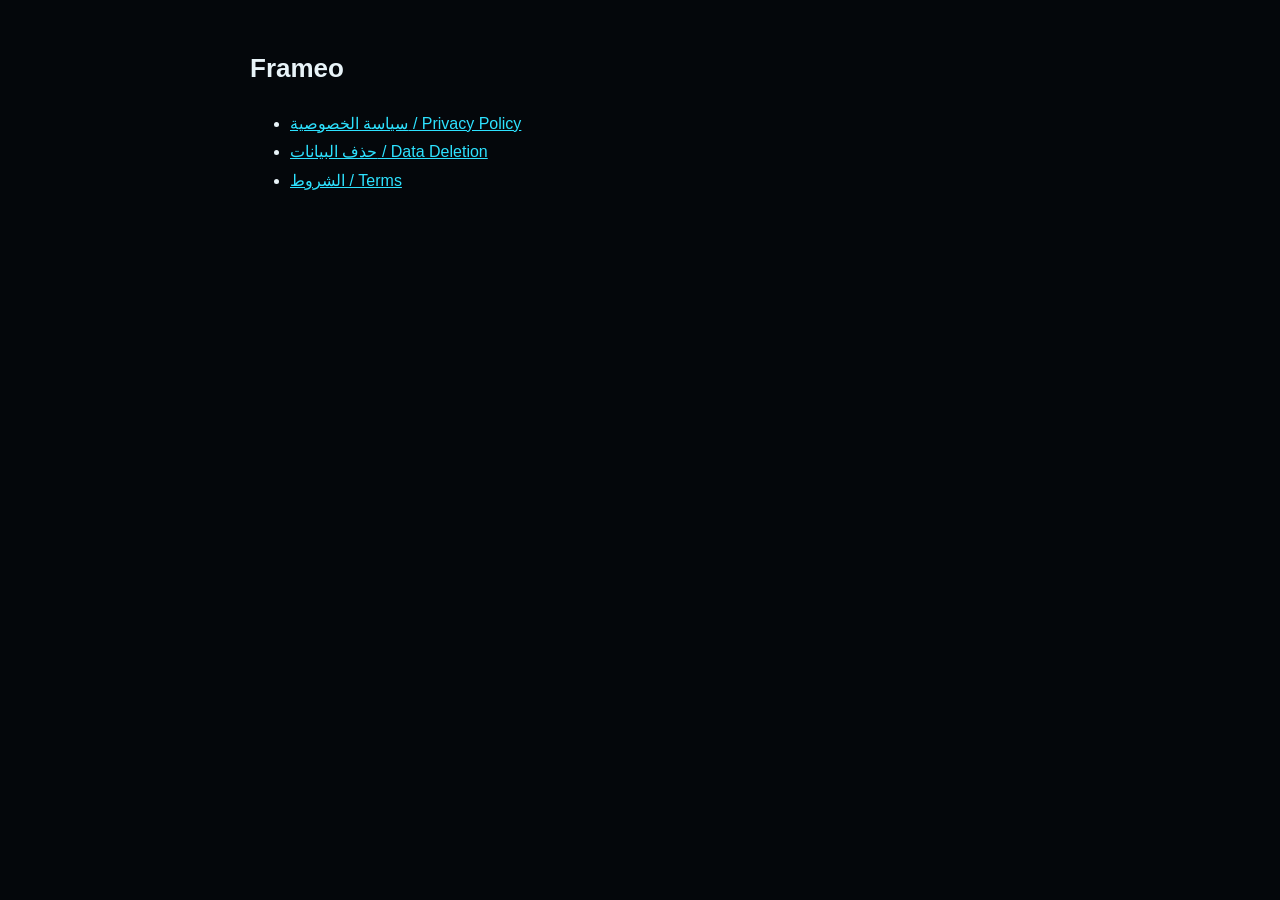
<file: index.html>
<!doctype html><html lang="ar"><head><meta charset="utf-8"><meta name="viewport" content="width=device-width,initial-scale=1"><title>Frameo</title><link rel="stylesheet" href="style.css"></head><body><main><h1>Frameo</h1><ul><li><a href="privacy-policy.html">سياسة الخصوصية / Privacy Policy</a></li><li><a href="data-deletion.html">حذف البيانات / Data Deletion</a></li><li><a href="terms.html">الشروط / Terms</a></li></ul></main></body></html>
</file>
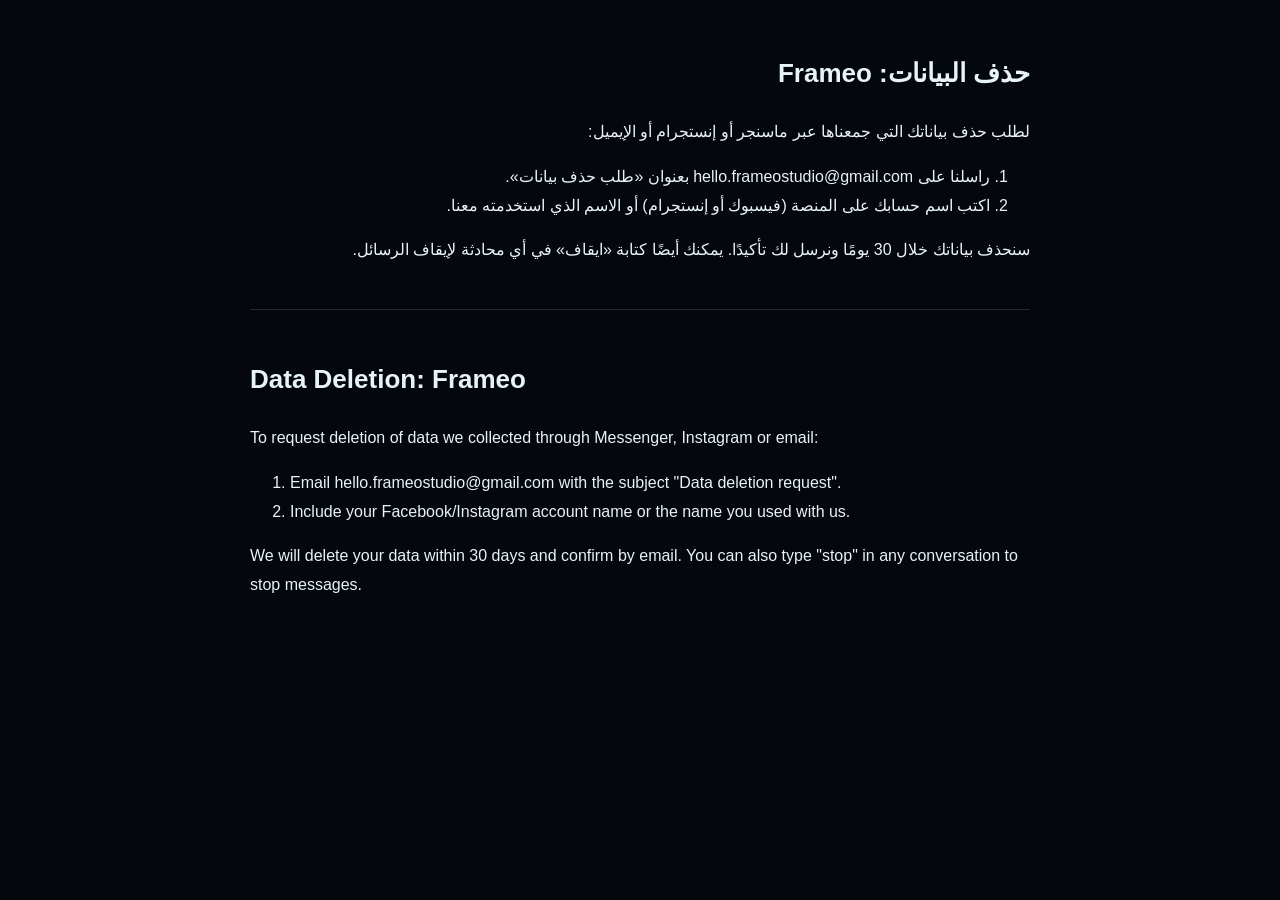
<file: data-deletion.html>
<!doctype html><html lang="ar"><head><meta charset="utf-8"><meta name="viewport" content="width=device-width,initial-scale=1"><title>Data Deletion | Frameo</title><link rel="stylesheet" href="style.css"></head><body><main>
<section class="ar"><h1>حذف البيانات: Frameo</h1>
<p>لطلب حذف بياناتك التي جمعناها عبر ماسنجر أو إنستجرام أو الإيميل:</p>
<ol><li>راسلنا على hello.frameostudio@gmail.com بعنوان «طلب حذف بيانات».</li><li>اكتب اسم حسابك على المنصة (فيسبوك أو إنستجرام) أو الاسم الذي استخدمته معنا.</li></ol>
<p>سنحذف بياناتك خلال 30 يومًا ونرسل لك تأكيدًا. يمكنك أيضًا كتابة «ايقاف» في أي محادثة لإيقاف الرسائل.</p></section>
<section class="en"><h1>Data Deletion: Frameo</h1>
<p>To request deletion of data we collected through Messenger, Instagram or email:</p>
<ol><li>Email hello.frameostudio@gmail.com with the subject "Data deletion request".</li><li>Include your Facebook/Instagram account name or the name you used with us.</li></ol>
<p>We will delete your data within 30 days and confirm by email. You can also type "stop" in any conversation to stop messages.</p></section>
</main></body></html>
</file>
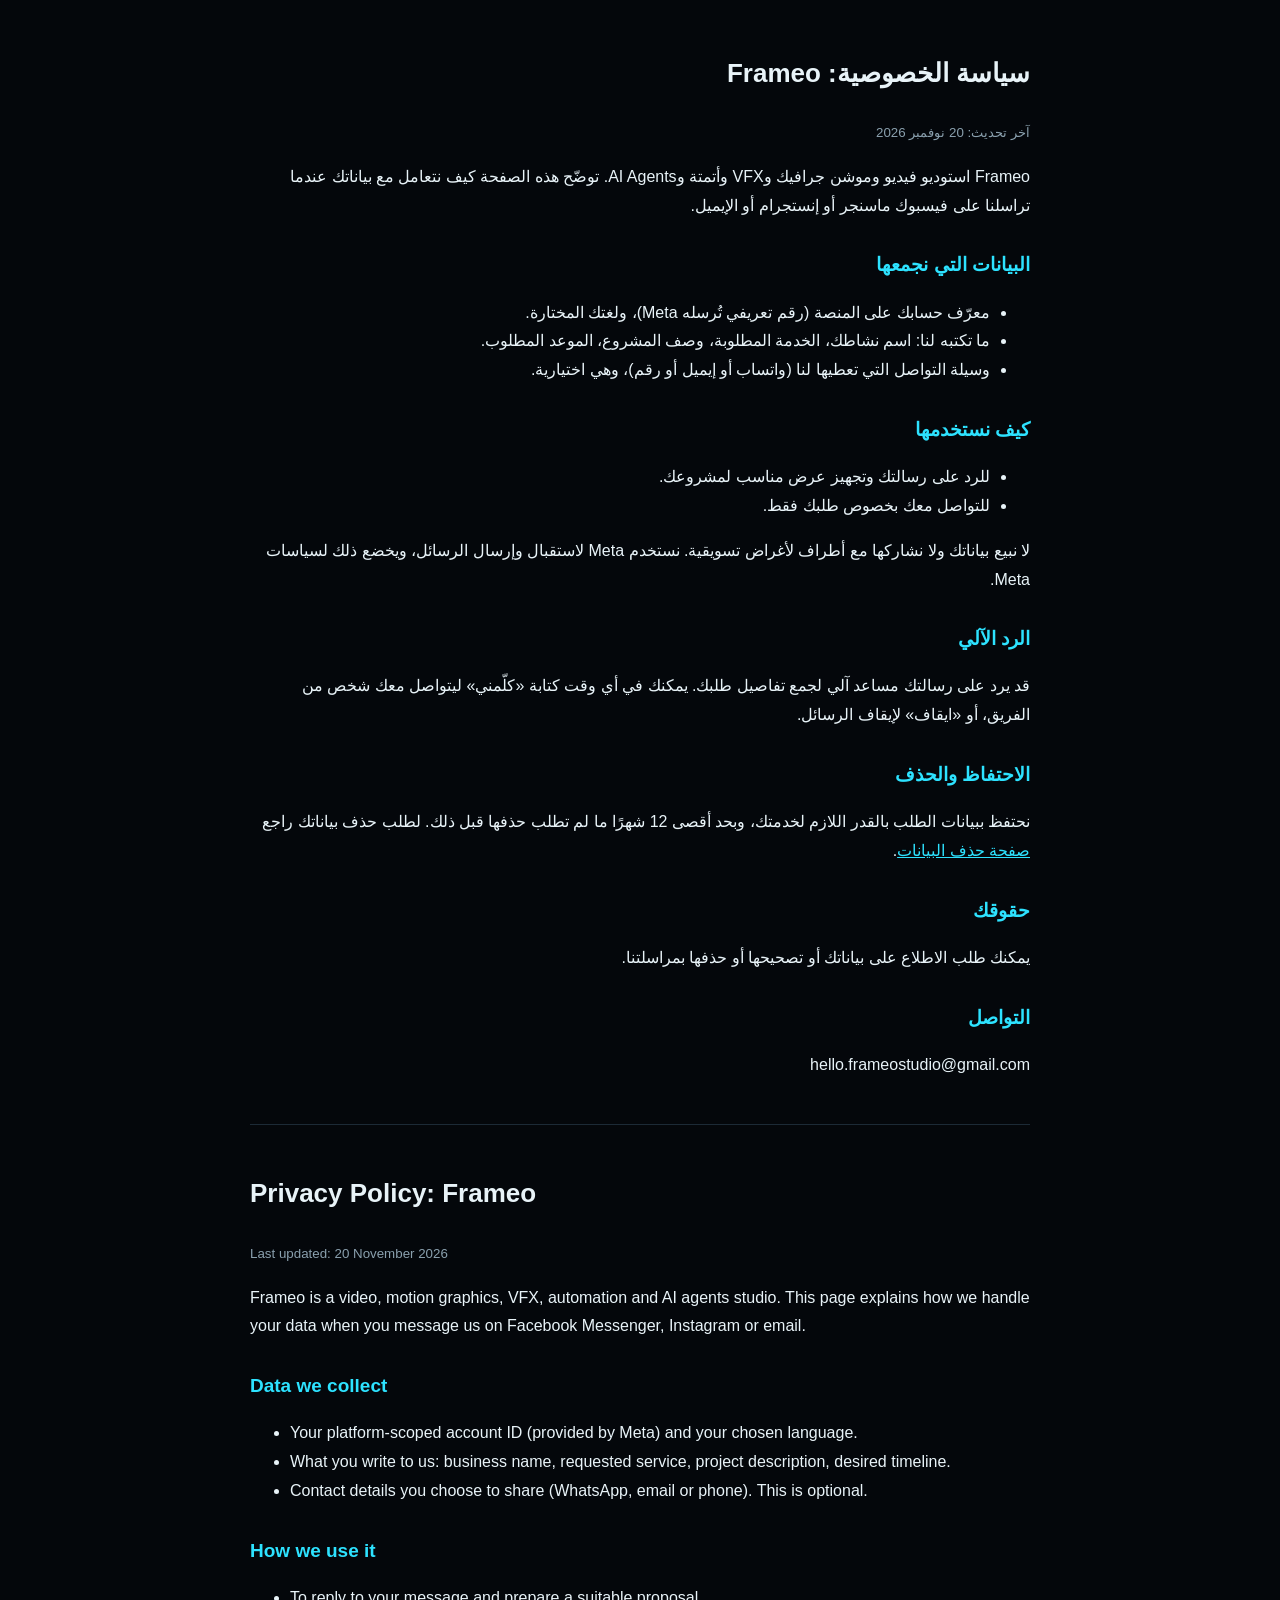
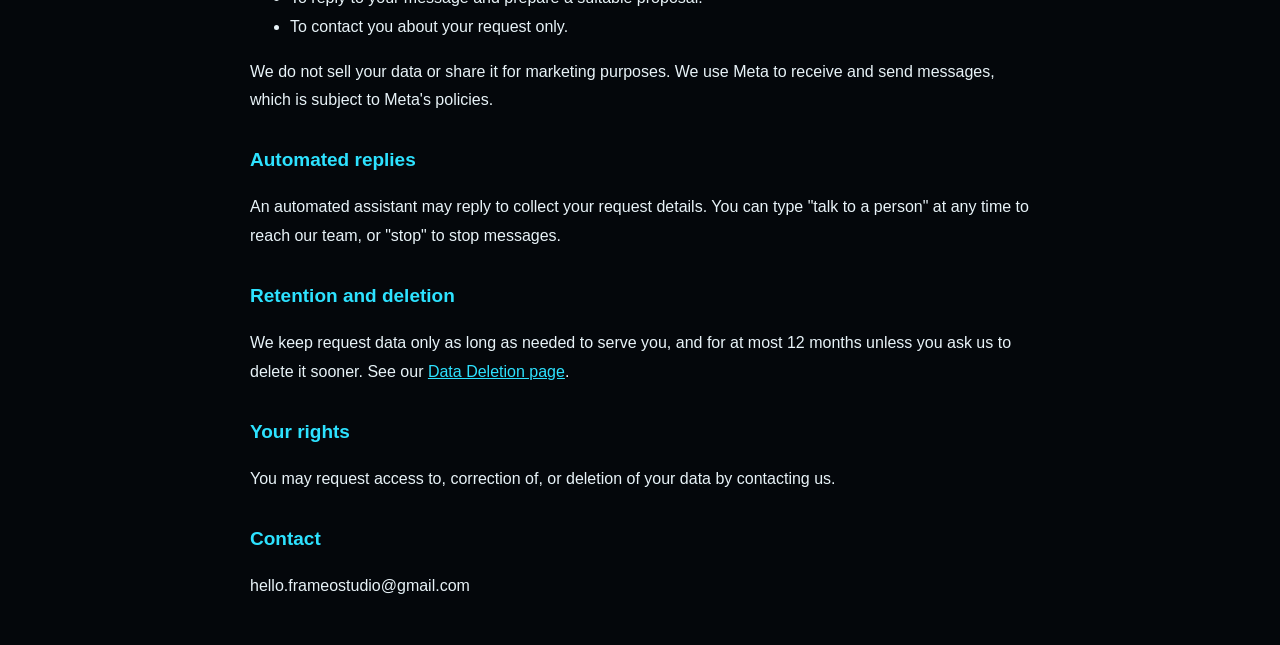
<file: privacy-policy.html>
<!doctype html><html lang="ar"><head><meta charset="utf-8"><meta name="viewport" content="width=device-width,initial-scale=1"><title>Privacy Policy | Frameo</title><link rel="stylesheet" href="style.css"></head><body><main>
<section class="ar"><h1>سياسة الخصوصية: Frameo</h1><small>آخر تحديث: 20 نوفمبر 2026</small>
<p>Frameo استوديو فيديو وموشن جرافيك وVFX وأتمتة وAI Agents. توضّح هذه الصفحة كيف نتعامل مع بياناتك عندما تراسلنا على فيسبوك ماسنجر أو إنستجرام أو الإيميل.</p>
<h2>البيانات التي نجمعها</h2><ul><li>معرّف حسابك على المنصة (رقم تعريفي تُرسله Meta)، ولغتك المختارة.</li><li>ما تكتبه لنا: اسم نشاطك، الخدمة المطلوبة، وصف المشروع، الموعد المطلوب.</li><li>وسيلة التواصل التي تعطيها لنا (واتساب أو إيميل أو رقم)، وهي اختيارية.</li></ul>
<h2>كيف نستخدمها</h2><ul><li>للرد على رسالتك وتجهيز عرض مناسب لمشروعك.</li><li>للتواصل معك بخصوص طلبك فقط.</li></ul>
<p>لا نبيع بياناتك ولا نشاركها مع أطراف لأغراض تسويقية. نستخدم Meta لاستقبال وإرسال الرسائل، ويخضع ذلك لسياسات Meta.</p>
<h2>الرد الآلي</h2><p>قد يرد على رسالتك مساعد آلي لجمع تفاصيل طلبك. يمكنك في أي وقت كتابة «كلّمني» ليتواصل معك شخص من الفريق، أو «ايقاف» لإيقاف الرسائل.</p>
<h2>الاحتفاظ والحذف</h2><p>نحتفظ ببيانات الطلب بالقدر اللازم لخدمتك، وبحد أقصى 12 شهرًا ما لم تطلب حذفها قبل ذلك. لطلب حذف بياناتك راجع <a href="data-deletion.html">صفحة حذف البيانات</a>.</p>
<h2>حقوقك</h2><p>يمكنك طلب الاطلاع على بياناتك أو تصحيحها أو حذفها بمراسلتنا.</p>
<h2>التواصل</h2><p>hello.frameostudio@gmail.com</p></section>
<section class="en"><h1>Privacy Policy: Frameo</h1><small>Last updated: 20 November 2026</small>
<p>Frameo is a video, motion graphics, VFX, automation and AI agents studio. This page explains how we handle your data when you message us on Facebook Messenger, Instagram or email.</p>
<h2>Data we collect</h2><ul><li>Your platform-scoped account ID (provided by Meta) and your chosen language.</li><li>What you write to us: business name, requested service, project description, desired timeline.</li><li>Contact details you choose to share (WhatsApp, email or phone). This is optional.</li></ul>
<h2>How we use it</h2><ul><li>To reply to your message and prepare a suitable proposal.</li><li>To contact you about your request only.</li></ul>
<p>We do not sell your data or share it for marketing purposes. We use Meta to receive and send messages, which is subject to Meta's policies.</p>
<h2>Automated replies</h2><p>An automated assistant may reply to collect your request details. You can type "talk to a person" at any time to reach our team, or "stop" to stop messages.</p>
<h2>Retention and deletion</h2><p>We keep request data only as long as needed to serve you, and for at most 12 months unless you ask us to delete it sooner. See our <a href="data-deletion.html">Data Deletion page</a>.</p>
<h2>Your rights</h2><p>You may request access to, correction of, or deletion of your data by contacting us.</p>
<h2>Contact</h2><p>hello.frameostudio@gmail.com</p></section>
</main></body></html>
</file>
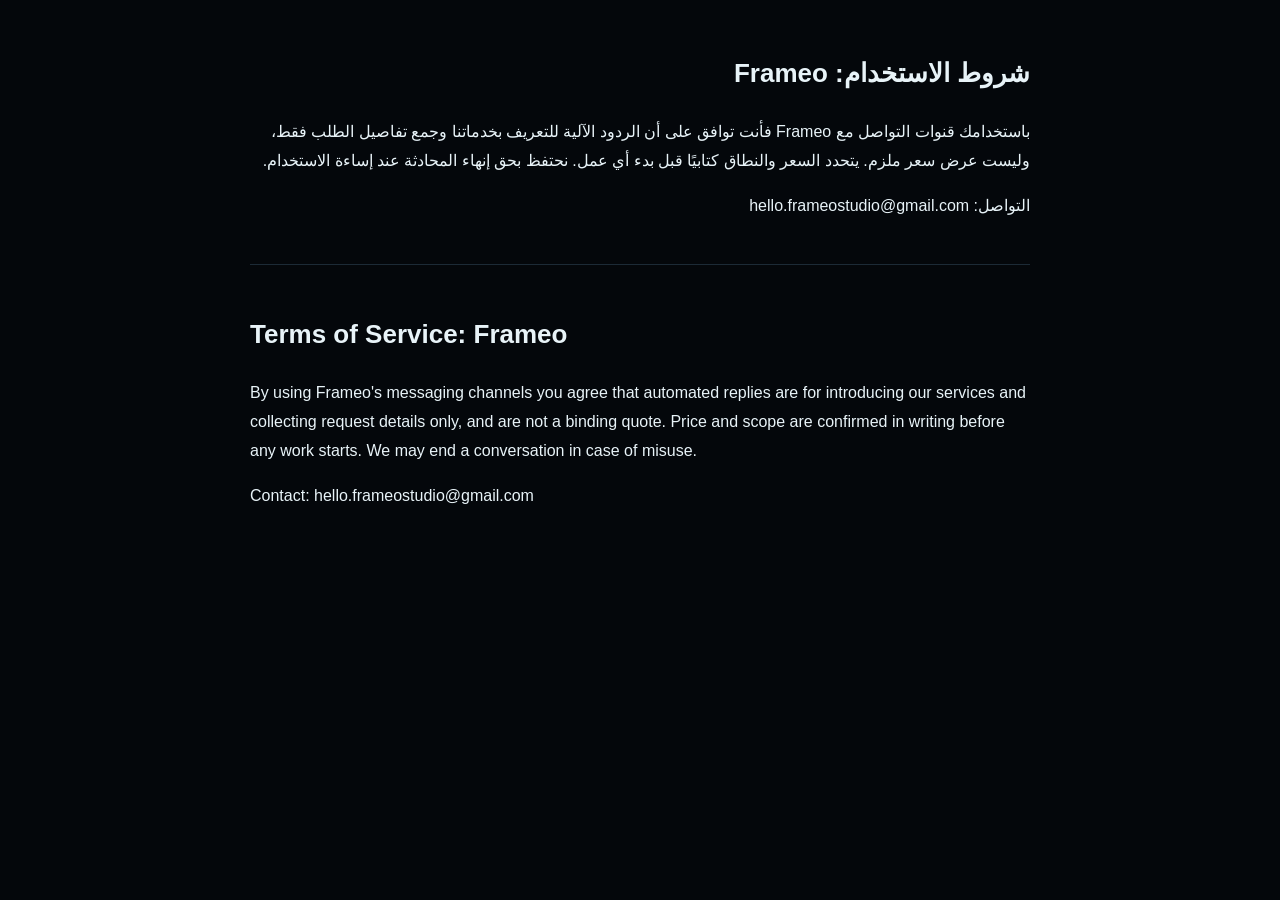
<file: terms.html>
<!doctype html><html lang="ar"><head><meta charset="utf-8"><meta name="viewport" content="width=device-width,initial-scale=1"><title>Terms | Frameo</title><link rel="stylesheet" href="style.css"></head><body><main>
<section class="ar"><h1>شروط الاستخدام: Frameo</h1>
<p>باستخدامك قنوات التواصل مع Frameo فأنت توافق على أن الردود الآلية للتعريف بخدماتنا وجمع تفاصيل الطلب فقط، وليست عرض سعر ملزم. يتحدد السعر والنطاق كتابيًا قبل بدء أي عمل. نحتفظ بحق إنهاء المحادثة عند إساءة الاستخدام.</p><p>التواصل: hello.frameostudio@gmail.com</p></section>
<section class="en"><h1>Terms of Service: Frameo</h1>
<p>By using Frameo's messaging channels you agree that automated replies are for introducing our services and collecting request details only, and are not a binding quote. Price and scope are confirmed in writing before any work starts. We may end a conversation in case of misuse.</p><p>Contact: hello.frameostudio@gmail.com</p></section>
</main></body></html>
</file>
<file: style.css>
body{margin:0;background:#04070b;color:#e8f3f8;font:16px/1.8 "Segoe UI",Tahoma,Arial,sans-serif}
main{max-width:780px;margin:auto;padding:28px 18px}h1{font-size:26px}h2{font-size:19px;color:#2de2ff;margin-top:28px}
a{color:#2de2ff}.en{direction:ltr;text-align:left;margin-top:44px;padding-top:24px;border-top:1px solid #1c2a36}.ar{direction:rtl}
small{color:#8aa0ae}
</file>
